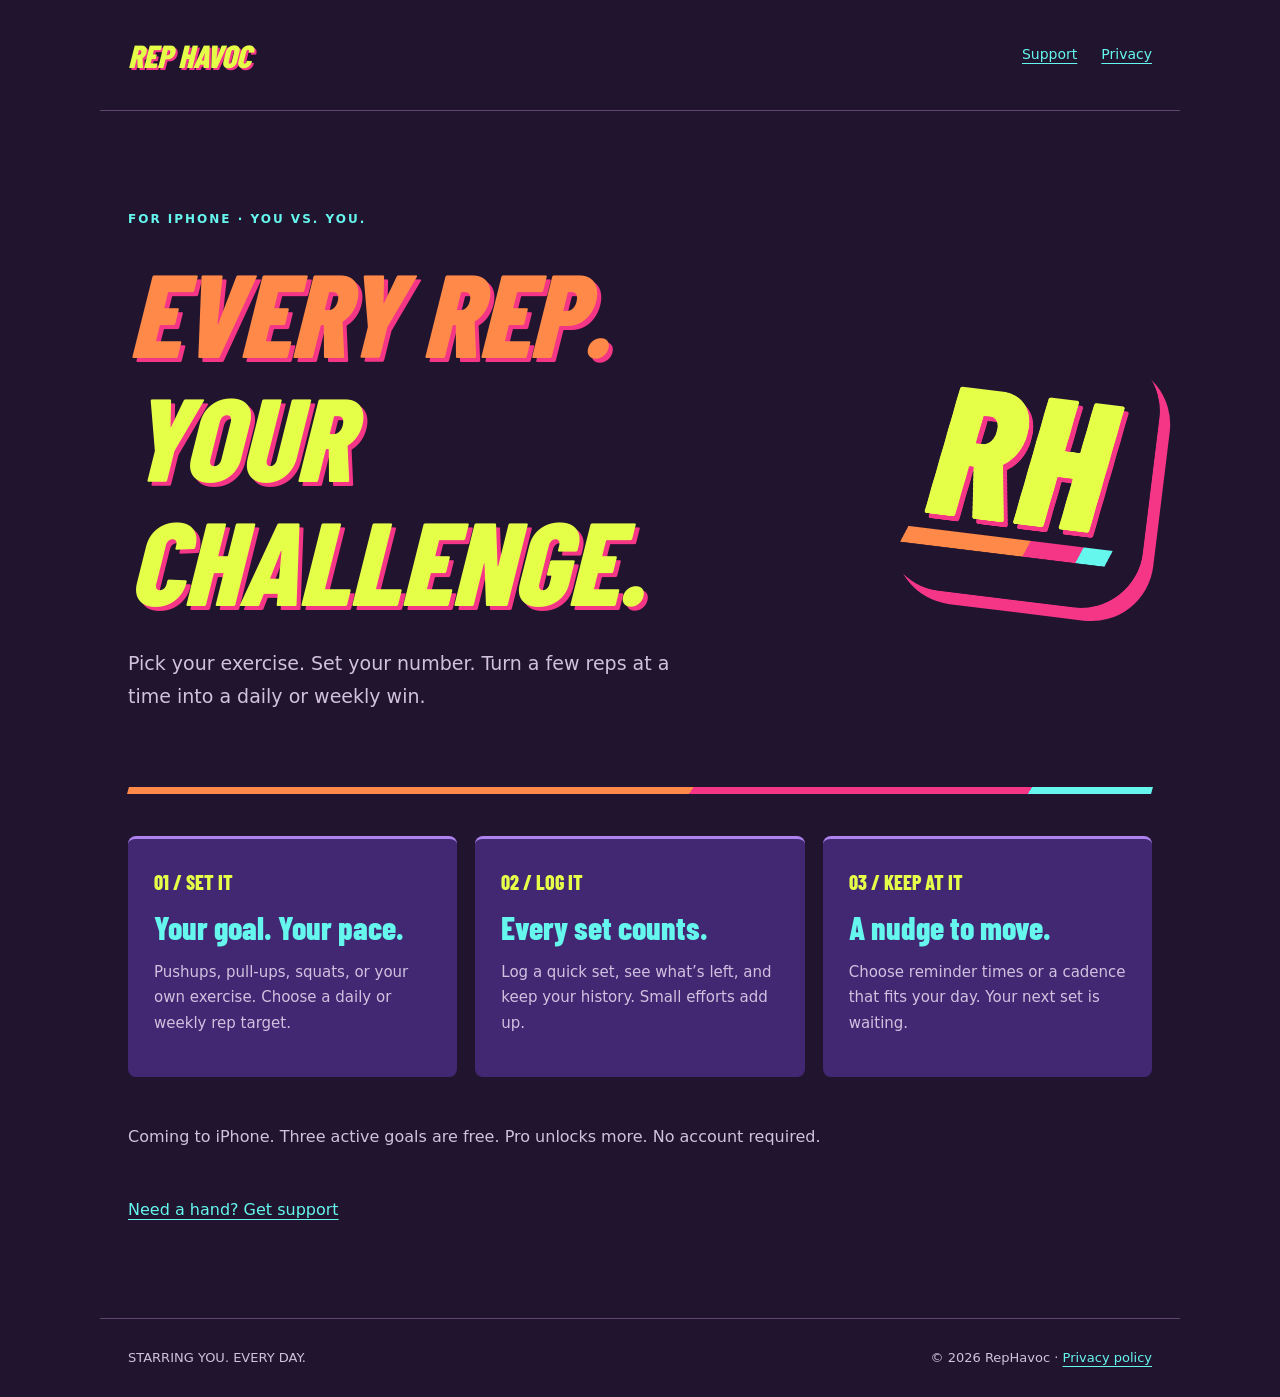
<file: index.html>
<!doctype html>
<html lang="en"><head><meta charset="utf-8"><meta name="viewport" content="width=device-width,initial-scale=1"><title>RepHavoc — You vs. you.</title><meta name="description" content="Daily and weekly fitness challenges. Set a rep goal, log your sets, and keep showing up. RepHavoc for iPhone."><link rel="icon" href="./assets/icon.png"><link rel="stylesheet" href="./styles.css"></head>
<body><header><a class="brand" href="./">REP HAVOC</a><nav aria-label="Main"><a href="./support.html">Support</a><a href="./privacy.html">Privacy</a></nav></header>
<main><section class="hero"><div><div class="eyebrow">For iPhone · You vs. you.</div><h1><span>Every rep.</span><br>Your challenge.</h1><p>Pick your exercise. Set your number. Turn a few reps at a time into a daily or weekly win.</p></div><img class="icon" src="./assets/icon.png" alt="RepHavoc RH app icon" width="260" height="260"></section><div class="stripe" aria-hidden="true"></div>
<section class="cards" aria-label="How it works"><article class="card"><span class="number">01 / SET IT</span><h2>Your goal. Your pace.</h2><p>Pushups, pull-ups, squats, or your own exercise. Choose a daily or weekly rep target.</p></article><article class="card"><span class="number">02 / LOG IT</span><h2>Every set counts.</h2><p>Log a quick set, see what’s left, and keep your history. Small efforts add up.</p></article><article class="card"><span class="number">03 / KEEP AT IT</span><h2>A nudge to move.</h2><p>Choose reminder times or a cadence that fits your day. Your next set is waiting.</p></article></section>
<p class="availability">Coming to iPhone. Three active goals are free. Pro unlocks more. No account required.</p><p><a href="./support.html">Need a hand? Get support</a></p></main>
<footer><span>STARRING YOU. EVERY DAY.</span><span>© 2026 RepHavoc · <a href="./privacy.html">Privacy policy</a></span></footer></body></html>
</file>
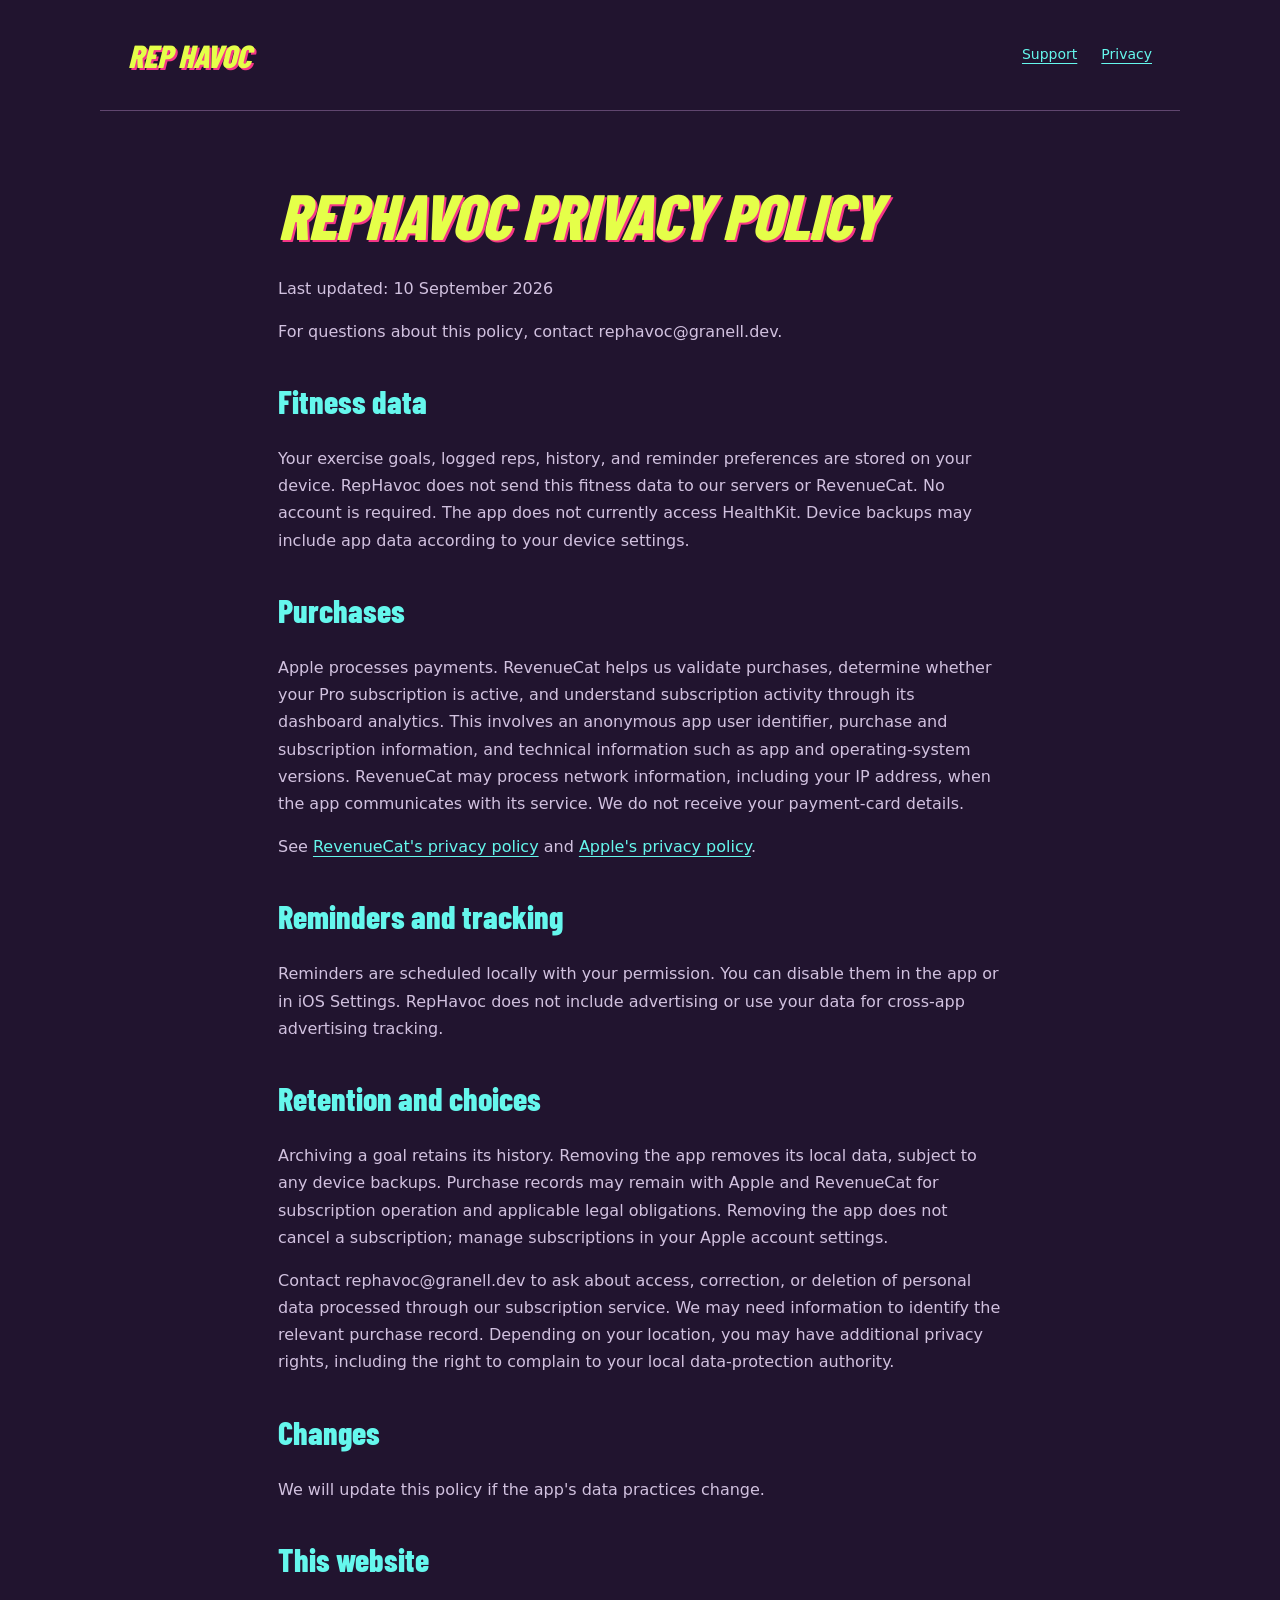
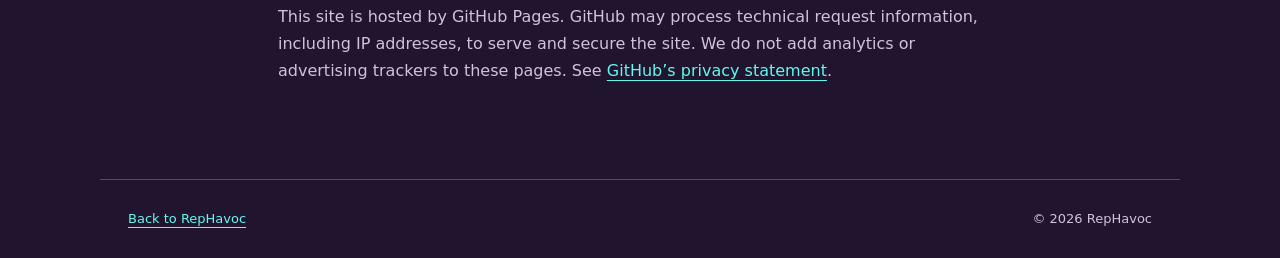
<file: privacy.html>
<!doctype html><html lang="en"><head><meta charset="utf-8"><meta name="viewport" content="width=device-width,initial-scale=1"><title>RepHavoc Privacy</title><meta name="description" content="RepHavoc privacy: goals, reminders, purchases and your data."><link rel="icon" href="./assets/icon.png"><link rel="stylesheet" href="./styles.css"></head><body><header><a class="brand" href="./">REP HAVOC</a><nav aria-label="Main"><a href="./support.html">Support</a><a href="./privacy.html">Privacy</a></nav></header><main class="document"><h1>RepHavoc Privacy Policy</h1>
<p>Last updated: 10 September 2026</p>
<p>For questions about this policy, contact rephavoc@granell.dev.</p>
<h2>Fitness data</h2>
<p>Your exercise goals, logged reps, history, and reminder preferences are stored on your device. RepHavoc does not send this fitness data to our servers or RevenueCat. No account is required. The app does not currently access HealthKit. Device backups may include app data according to your device settings.</p>
<h2>Purchases</h2>
<p>Apple processes payments. RevenueCat helps us validate purchases, determine whether your Pro subscription is active, and understand subscription activity through its dashboard analytics. This involves an anonymous app user identifier, purchase and subscription information, and technical information such as app and operating-system versions. RevenueCat may process network information, including your IP address, when the app communicates with its service. We do not receive your payment-card details.</p>
<p>See <a href="https://www.revenuecat.com/privacy/">RevenueCat&#x27;s privacy policy</a> and <a href="https://www.apple.com/legal/privacy/">Apple&#x27;s privacy policy</a>.</p>
<h2>Reminders and tracking</h2>
<p>Reminders are scheduled locally with your permission. You can disable them in the app or in iOS Settings. RepHavoc does not include advertising or use your data for cross-app advertising tracking.</p>
<h2>Retention and choices</h2>
<p>Archiving a goal retains its history. Removing the app removes its local data, subject to any device backups. Purchase records may remain with Apple and RevenueCat for subscription operation and applicable legal obligations. Removing the app does not cancel a subscription; manage subscriptions in your Apple account settings.</p>
<p>Contact rephavoc@granell.dev to ask about access, correction, or deletion of personal data processed through our subscription service. We may need information to identify the relevant purchase record. Depending on your location, you may have additional privacy rights, including the right to complain to your local data-protection authority.</p>
<h2>Changes</h2>
<p>We will update this policy if the app&#x27;s data practices change.</p><h2>This website</h2><p>This site is hosted by GitHub Pages. GitHub may process technical request information, including IP addresses, to serve and secure the site. We do not add analytics or advertising trackers to these pages. See <a href="https://docs.github.com/en/site-policy/privacy-policies/github-general-privacy-statement">GitHub’s privacy statement</a>.</p></main><footer><a href="./">Back to RepHavoc</a><span>© 2026 RepHavoc</span></footer></body></html>
</file>
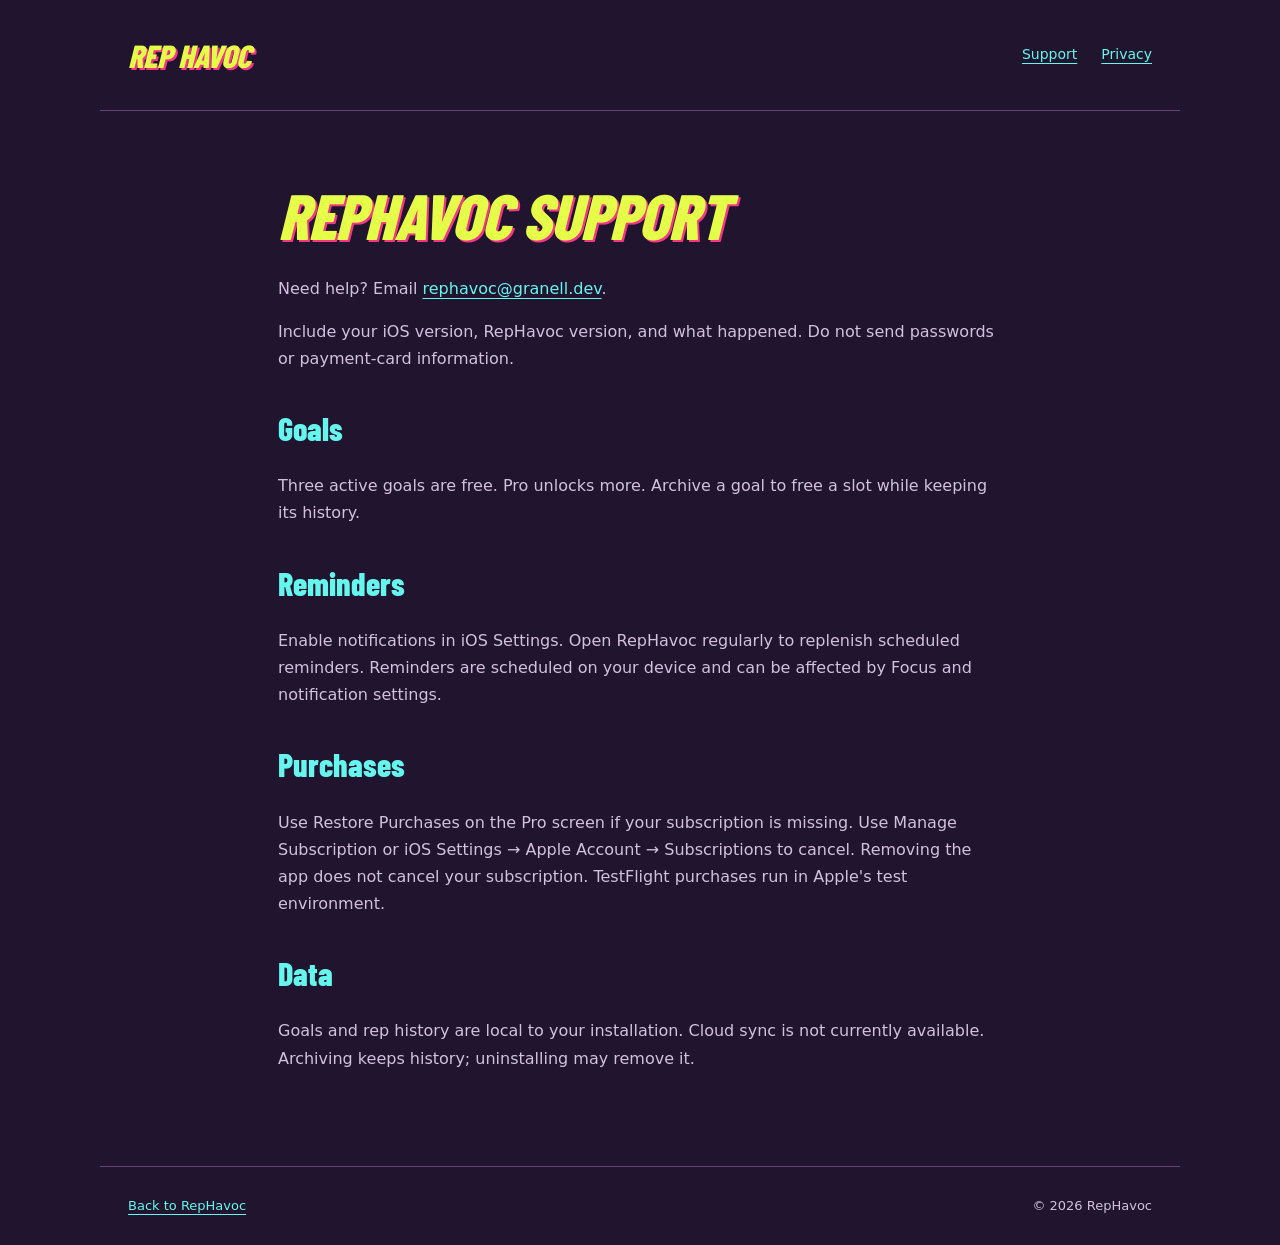
<file: support.html>
<!doctype html><html lang="en"><head><meta charset="utf-8"><meta name="viewport" content="width=device-width,initial-scale=1"><title>RepHavoc Support</title><meta name="description" content="RepHavoc support: goals, reminders, purchases and your data."><link rel="icon" href="./assets/icon.png"><link rel="stylesheet" href="./styles.css"></head><body><header><a class="brand" href="./">REP HAVOC</a><nav aria-label="Main"><a href="./support.html">Support</a><a href="./privacy.html">Privacy</a></nav></header><main class="document"><h1>RepHavoc Support</h1>
<p>Need help? Email <a href="mailto:rephavoc@granell.dev">rephavoc@granell.dev</a>.</p>
<p>Include your iOS version, RepHavoc version, and what happened. Do not send passwords or payment-card information.</p>
<h2>Goals</h2>
<p>Three active goals are free. Pro unlocks more. Archive a goal to free a slot while keeping its history.</p>
<h2>Reminders</h2>
<p>Enable notifications in iOS Settings. Open RepHavoc regularly to replenish scheduled reminders. Reminders are scheduled on your device and can be affected by Focus and notification settings.</p>
<h2>Purchases</h2>
<p>Use Restore Purchases on the Pro screen if your subscription is missing. Use Manage Subscription or iOS Settings → Apple Account → Subscriptions to cancel. Removing the app does not cancel your subscription. TestFlight purchases run in Apple&#x27;s test environment.</p>
<h2>Data</h2>
<p>Goals and rep history are local to your installation. Cloud sync is not currently available. Archiving keeps history; uninstalling may remove it.</p></main><footer><a href="./">Back to RepHavoc</a><span>© 2026 RepHavoc</span></footer></body></html>
</file>
<file: styles.css>
@font-face{font-family:Barlow;src:url('./assets/display.ttf') format('truetype');font-weight:800;font-display:swap}
:root{color-scheme:dark;--bg:#21142f;--card:#422773;--yellow:#e5ff49;--pink:#f53686;--cyan:#65f7ed;--orange:#ff8948;--text:#fff6e9;--muted:#d1c1df}
*{box-sizing:border-box}body{margin:0;background:var(--bg);color:var(--text);font-family:system-ui,sans-serif;line-height:1.7}a{color:var(--cyan);text-underline-offset:4px}a:focus-visible{outline:3px solid var(--yellow);outline-offset:6px}header,main,footer{max-width:1080px;margin:auto;padding:28px}header{display:flex;justify-content:space-between;align-items:center;gap:24px;border-bottom:1px solid #60466f}.brand{font-family:Barlow,sans-serif;font-size:32px;color:var(--yellow);text-shadow:2px 2px var(--pink);text-decoration:none;font-style:italic}nav{display:flex;gap:24px;flex-wrap:wrap}nav a{font-size:14px}.hero{display:grid;grid-template-columns:1fr 260px;gap:60px;align-items:center;padding:70px 0 56px}.eyebrow{color:var(--cyan);text-transform:uppercase;font-size:12px;font-weight:800;letter-spacing:2px}h1,h2,h3{line-height:1.05}h1{font-family:Barlow,sans-serif;font-size:clamp(64px,10vw,118px);font-style:italic;text-transform:uppercase;letter-spacing:-1px;margin:20px 0 26px;color:var(--yellow);text-shadow:4px 4px var(--pink)}h1 span{color:var(--orange)}.hero p{max-width:550px;color:var(--muted);font-size:19px}.icon{width:100%;border-radius:24%;transform:rotate(7deg);box-shadow:12px 12px 0 var(--pink)}.stripe{height:7px;background:linear-gradient(110deg,var(--orange) 55%,var(--pink) 55% 88%,var(--cyan) 88%);transform:skewX(-15deg);margin-bottom:42px}.cards{display:grid;grid-template-columns:repeat(3,1fr);gap:18px}.card{padding:26px;background:var(--card);border-top:3px solid #ae82ee;border-radius:8px}.card h2{font-family:Barlow,sans-serif;font-size:32px;color:var(--cyan);margin:12px 0}.card p{color:var(--muted);font-size:15px}.number{font-family:Barlow,sans-serif;color:var(--yellow);font-size:20px}.availability{padding:30px 0;color:var(--muted)}.document{max-width:780px;padding-top:50px}.document h1{font-size:64px;text-shadow:2px 2px var(--pink)}.document h2{font-family:Barlow,sans-serif;color:var(--cyan);font-size:32px;margin-top:40px}.document p{color:var(--muted)}footer{border-top:1px solid #60466f;margin-top:50px;display:flex;justify-content:space-between;gap:24px;font-size:13px;color:var(--muted)}@media(max-width:650px){header,main,footer{padding:22px}header{align-items:flex-start;flex-direction:column;gap:12px}.hero{grid-template-columns:1fr;padding:38px 0;gap:24px}.hero .icon{width:110px;grid-row:1;justify-self:end}.hero h1{margin-top:12px}.cards{grid-template-columns:1fr}.document h1{font-size:50px}footer{flex-direction:column}}
</file>
